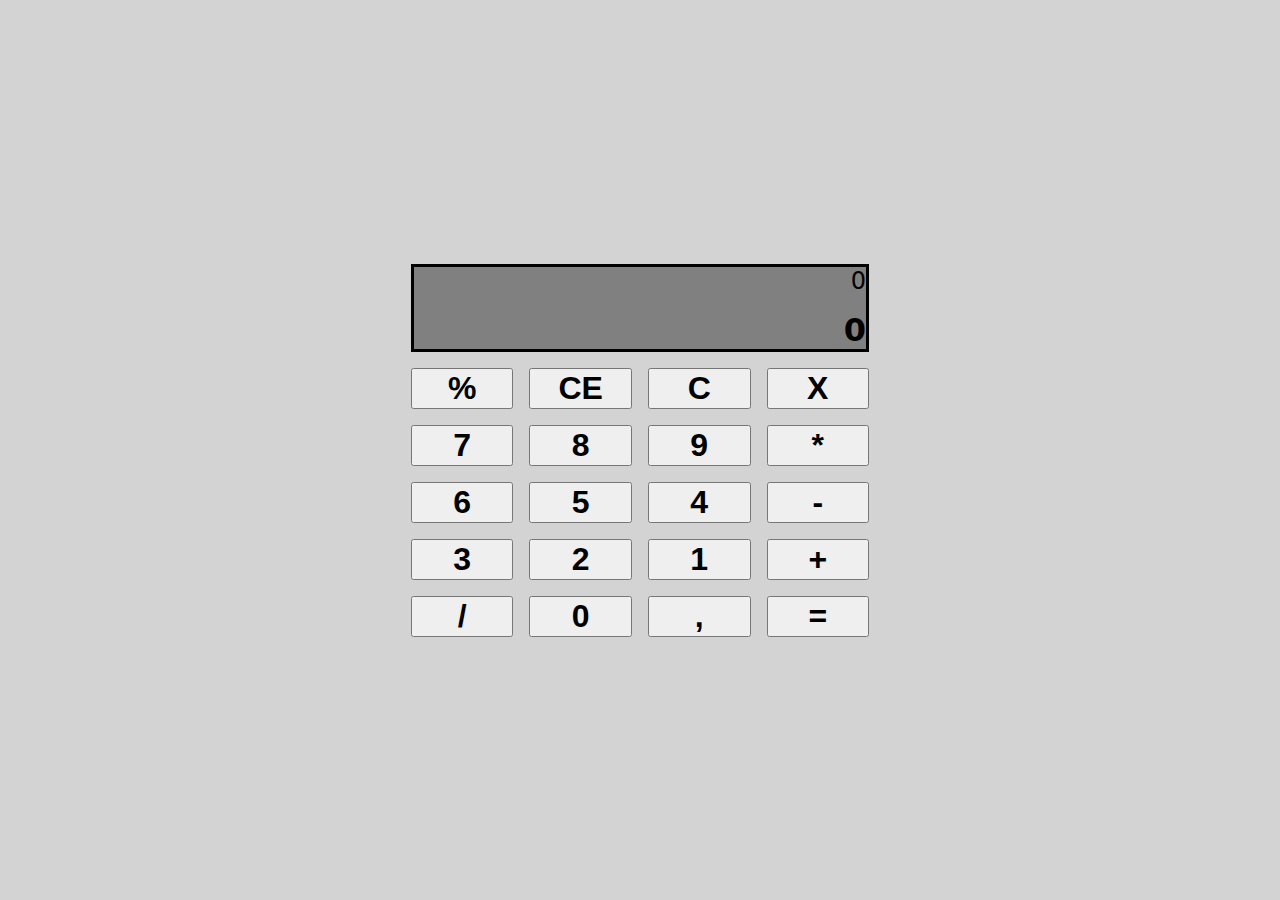
<file: calculator/index.html>
<!DOCTYPE html>
<html lang="en">
  <head>
    <meta charset="UTF-8" />
    <meta name="viewport" content="width=device-width, initial-scale=1.0" />
    <link rel="stylesheet" href="style.css" />
    <script src="index.js" defer></script>
    <title>Calculator</title>
  </head>
  <body>
    <main>
      <div id="calculator">
        <div id="display">
          <p id="history">0</p>
          <p id="result" cite="https://mozilla.org/en-US/about/">0</p>
        </div>
        <div id="buttons">

          <button class="btn" data-op="%">%</button>
          <button class="btn" data-clear="CE">CE</button>
          <button class="btn" data-clear="C">C</button>
          <button class="btn" data-clear="CE">X</button>


          <button class="btn" data-num="7">7</button>
          <button class="btn" data-num="8">8</button>
          <button class="btn" data-num="9">9</button>
          <button class="btn" data-op="*">*</button>

          <button class="btn" data-num="6">6</button>
          <button class="btn" data-num="5">5</button>
          <button class="btn" data-num="4">4</button>
          <button class="btn" data-op="-">-</button>

          <button class="btn" data-num="3">3</button>
          <button class="btn" data-num="2">2</button>
          <button class="btn" data-num="1">1</button>
          <button class="btn" data-op="+">+</button>

          <button class="btn" data-op="/">/</button>
          <button class="btn" data-num="0">0</button>
          <button class="btn" data-op=",">,</button>
          <button class="btn" data-eq="=">=</button>
        </div>
      </div>
    </main>
  </body>
</html>
</file>
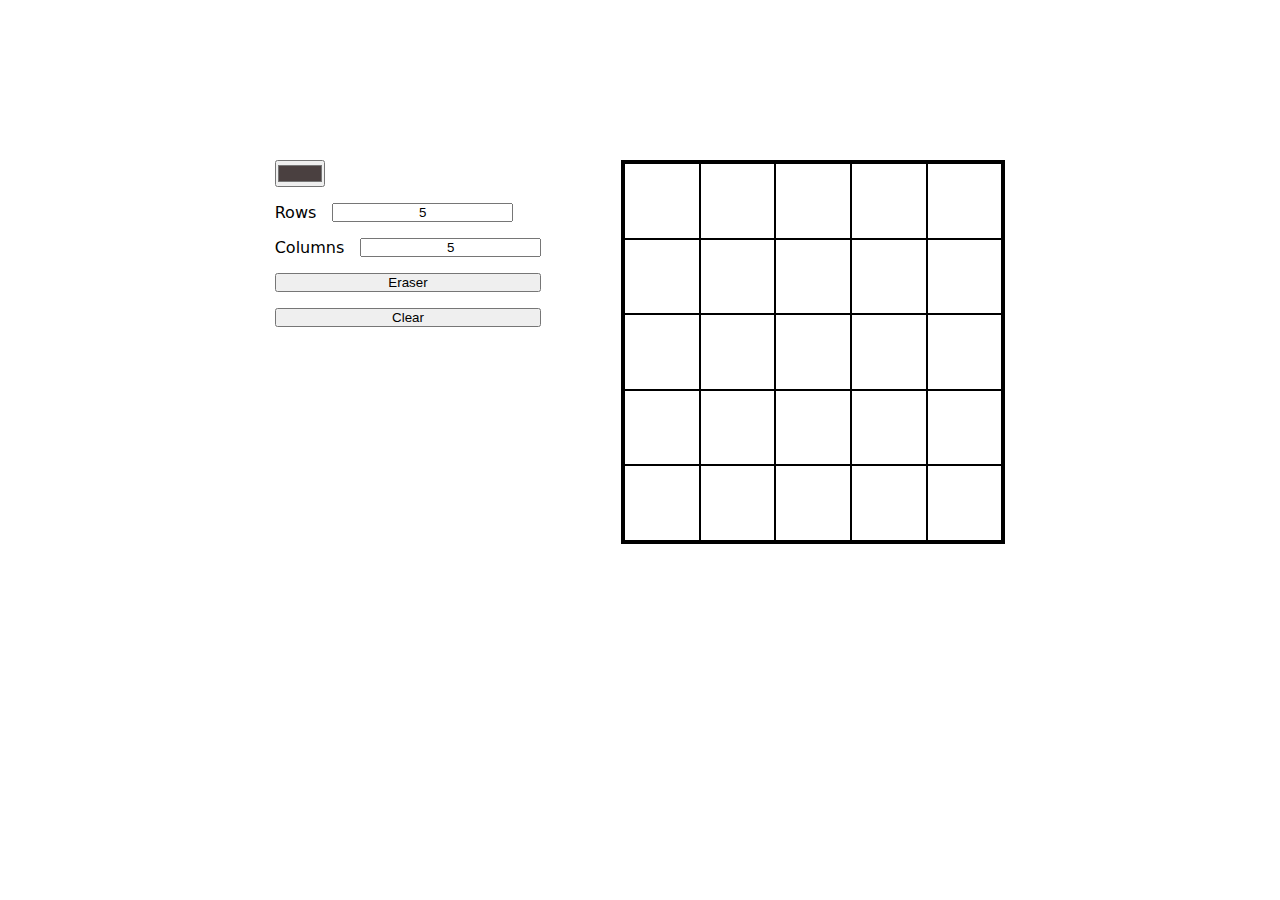
<file: etch-a-sketch/index.html>
<!DOCTYPE html>
<html lang="en">
  <head>
    <meta charset="UTF-8" />
    <meta name="viewport" content="width=device-width, initial-scale=1.0" />
    <link rel="stylesheet" href="style.css" />
    <script src="index.js" defer></script>
    <title>Etch a sketch</title>
  </head>
  <body>
    <main>
      <div class="settings">
        <input type="color" id="color" value="#4a4040"/>
        <div class="txt-input">
          <label for="rows">Rows</label>
          <input type="text" id="rows" value="5" />
        </div>
        <div class="txt-input">
          <label for="columns">Columns</label>
          <input type="text" id="columns" value="5"/>
        </div>
        <button id="eraser">Eraser</button>
        <button id="clear">Clear</button>
      </div>
      <div id="grid"></div>
    </main>
  </body>
</html>
</file>
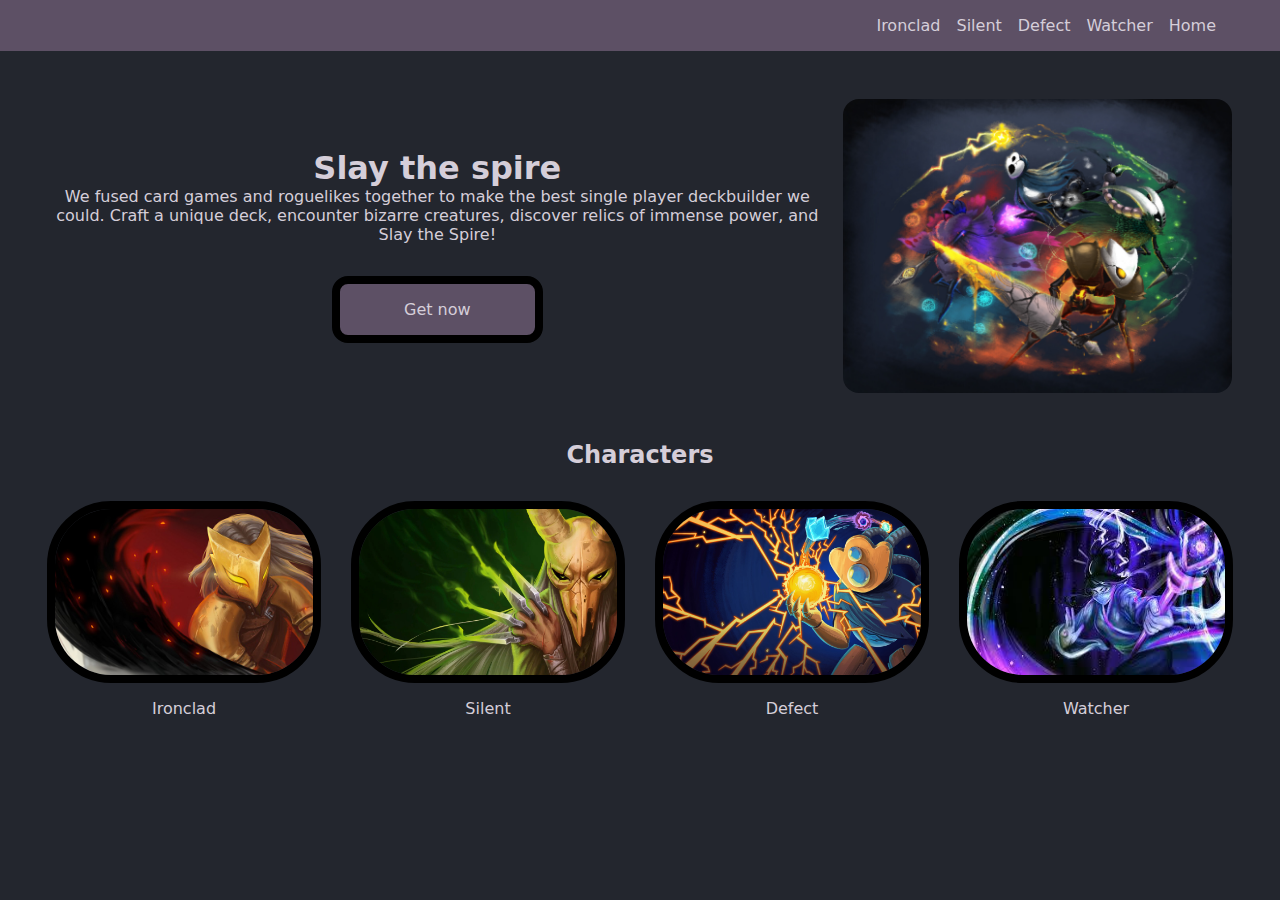
<file: landing-page/index.html>
<!DOCTYPE html>
<html lang="en">
  <head>
    <meta charset="UTF-8" />
    <meta name="viewport" content="width=device-width, initial-scale=1.0" />
    <title>Document</title>
    <link rel="stylesheet" href="style.css"/>
    <link rel="stylesheet" href="common.css"/>
  </head>
  <body>
    <header>
      <nav>
        <div class="nav-left flex"></div>
        <div class="nav-right flex">
          <ul class="flex">
            <li><a href="c/ironclad.html">Ironclad</a></li>
            <li><a href="c/silent.html">Silent</a></li>
            <li><a href="c/defect.html">Defect</a></li>
            <li><a href="c/watcher.html">Watcher</a></li>
            <li><a href="index.html">Home</a></li>
          </ul>
        </div>
      </nav>
    </header>

    <main>
      <div class="grid-lay1">
        <div class="lay1-txt center col-flex">
          <h1>Slay the spire</h1>
          <p class="sts-descript txt-center">
            We fused card games and roguelikes together to make the best single
            player deckbuilder we could. Craft a unique deck, encounter bizarre
            creatures, discover relics of immense power, and Slay the Spire!
          </p>
          <div class="sts-btn-wrap">
            <a href="https://store.steampowered.com/app/646570/Slay_the_Spire">Get now</a>
          </div>
        </div>
        <div>
          <img
            src="images/kasan-booncharoen-hollowspire.jpg"
            alt="slay the spire image"
            class="sts-img"
          />
        </div>
      </div>
      <div class="sts-chars">
        <h2 class="txt-center sts-chars-hdr">Characters</h2>
        <div class="sts-chars-grid">
          <div class="col-flex center">
            <img
              src="images/ironclad.jpg"
              alt="ironclad"
              class="sts-chars-img"
            />
            <p>Ironclad</p>
          </div>
          <div class="col-flex center">
            <img
              src="images/silent.jpg"
              alt="ironclad"
              class="sts-chars-img"
            />
            <p>Silent</p>
          </div>
          <div class="col-flex center">
            <img
              src="images/defect.jpg"
              alt="ironclad"
              class="sts-chars-img"
            />
            <p>Defect</p>
          </div>
          <div class="col-flex center">
            <img
              src="images/watcher3.jpg"
              alt="ironclad"
              class="sts-chars-img"
            />
            <p>Watcher</p>
          </div>
        </div>
      </div>
    </main>
  </body>
</html>
</file>
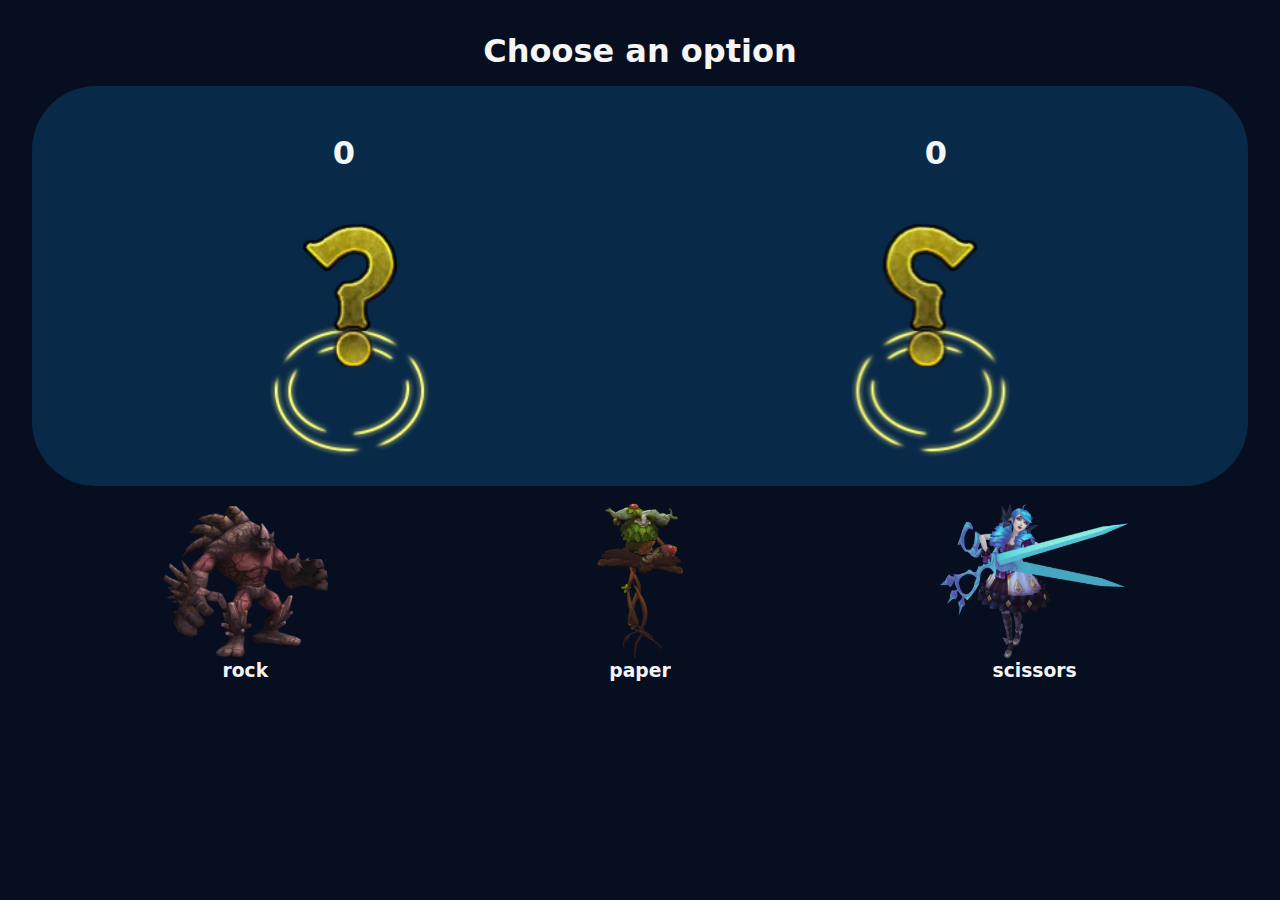
<file: rock-paper-scissors/index.html>
<!DOCTYPE html>
<html lang="en">
  <head>
    <meta charset="UTF-8" />
    <meta name="viewport" content="width=device-width, initial-scale=1.0" />
    <link rel="icon" href="#">
    <link rel="stylesheet" href="style.css" />
    <link rel="stylesheet" href="common.css" />
    <script src="index.js" defer></script>
    <title>Rock Paper Scissors game</title>
  </head>

  <body>
    <main>

      <h1 id="match-outcome">Choose an option</h1>

      <div class="players-container">
        <div id="player1" class="players">
          <h1 id="score1" class="score txt-center">0</h1>
          <img src="images/question.png" />
        </div>

        <div id="player2" class="players">
          <h1 id="score2" class="score txt-center">0</h1>
          <img src="images/question.png" />
        </div>
      </div>

      <div id="player-choices">
        <!-- choices -->
      </div>
      <audio id="audio-player" src=""></audio>
    </main>
  </body>
</html>
</file>
<file: calculator/style.css>
*, *::before, *::after{
  box-sizing: border-box;
  margin: 0;
  padding: 0;
}


body {
  font-family: system-ui;
  font-size: 1.5rem;
}

main {
  display: flex;
  justify-content: center;
  align-items: center;
  min-height: 100vh;
  background-color: lightgrey;
}

#display {
  text-align: right;
  width: 30ch;
  margin-bottom: 1rem;
  background-color: grey;
  border: 3px solid black;
}

/*  select first p child */
#history{
  margin-bottom: 1rem;
}

#result{
  font-size: 2rem;
  font-weight: bolder;
}



#buttons {
  display: grid;
  grid-template-columns: repeat(4, 1fr);
  gap: 1rem;
}

button {
  font-size: 2rem;
  font-weight: bolder;
}

[data-op="="] {
  background-color: darkgray;
}
</file>
<file: etch-a-sketch/style.css>
*,
*::before,
*::after {
  box-sizing: border-box;
  margin: 0;
  padding: 0;
}

/* create rows,columns var based on the input value from thme */

:root{
  --clr-grid-item: #4a4040;
}


html{
  font-family: system-ui;
}

main{
  /* put it in the middle of the html page */
  display: flex;
  justify-content: center;  
  gap: 5rem;
  margin-top: 10rem;
}

input[type="text"]{
  text-align: center;
}

.settings{
  display: flex;
  flex-direction: column;
  gap: 1rem;
}

#grid{
  display: grid;
  grid-template-columns: repeat(0, 1fr);
  width: 30%;
  aspect-ratio: 1/1;
  border: 3px solid black;
}

.grid-item{
  background-color: white;
  border: 1px solid black;
  padding: 1rem;
}

.txt-input{
  display: flex;
  gap: 1rem;
}
</file>
<file: landing-page/style.css>
/* nav */
.nav-right {
  justify-content: right;
  padding-right: 3rem;
}

/* layer1 */

.grid-lay1 {
  display: grid;
  grid-template-columns: 2fr 1fr;
  margin: 3rem;
  gap: 1rem;
}

.sts-chars-hdr {
  margin: 2rem 0;
}

.sts-descript {
  width: 75ch;
}

.sts-btn-wrap {
  border: 0.5rem solid black;
  border-radius: 1rem;
  background-color: #5d5065;
  padding: 1em 4em;
  margin-top: 2rem;
}

.sts-img{
    border-radius: 1rem;
}


/* layer2 */

.sts-chars {
  margin: 0 2rem;
}

.sts-chars p {
  margin: 1rem 0;
}

.sts-chars-img {
  width: 90%;
  border: 0.5rem solid black;
  border-radius: 4rem;
  aspect-ratio: 3/2;
}

.sts-chars-grid {
  display: grid;
  grid-template-columns: repeat(4, 1fr);
}
</file>
<file: landing-page/common.css>
*,
*::before,
*::after {
  box-sizing: border-box;
  margin: 0;
  padding: 0;
}

body{
  background-color: #23262E;
  color: #D5CED9;
}

html{
  font-family: system-ui;
}

nav {
  background-color: #5d5065;
  padding: 1em;
}

nav ul {
  justify-content: space-between;
  gap: 1em;
}

li {
  list-style-type: none;
}

a {
  text-decoration: none;
  color: #D5CED9;
}

img {
  display: block;
  max-width: 100%;
}

.flex {
  display: flex;
}

.col-flex {
  display: flex;
  flex-direction: column;
}

.center {
  display: flex;
  justify-content: center;
  align-items: center;
}

.txt-center{  
    text-align: center;
}
</file>
<file: rock-paper-scissors/style.css>
/* Win/Loss outcome */

#match-outcome {
  text-align: center;
  margin: 1rem 0;
}

/* scores */

.score{
  margin: 1em;
  font-size: 2rem;
}

/* players */

.players-container {
  display: grid;
  grid-template-columns: repeat(2, 1fr);
  background-color: var(--clr-game);
  padding: 1rem;
  border-radius: 4rem;
}

.players-container img {
  width: 80%;
  aspect-ratio: 16 / 9;
  object-fit: contain;
  margin: 0 auto;
}

#player2 img {
  transform: rotateY(180deg);
}

/* player choices */

#player-choices :not(img) {
  text-align: center;
}

#player-choices {
  display: grid;
  grid-template-columns: repeat(3, 1fr);
  margin: 1rem;
}

#player-choices img {
  width: 80%;
  aspect-ratio: 4 / 2;
  object-fit: contain;
  margin: 0 auto;
}
</file>
<file: rock-paper-scissors/common.css>
:root {
  --clr-body: #060e1f;
  --clr-game: #092949;
}

*,
*::before,
*::after {
  box-sizing: border-box;
  margin: 0;
  padding: 0;
}

html {
  color: whitesmoke;
  font-family: system-ui;
}

main {
  margin: 2rem;
}

body{
  background-color: var(--clr-body);
}


img {
  display: block;
}

.flex {
  display: flex;
}

.txt-center{
  text-align: center;
}
</file>
